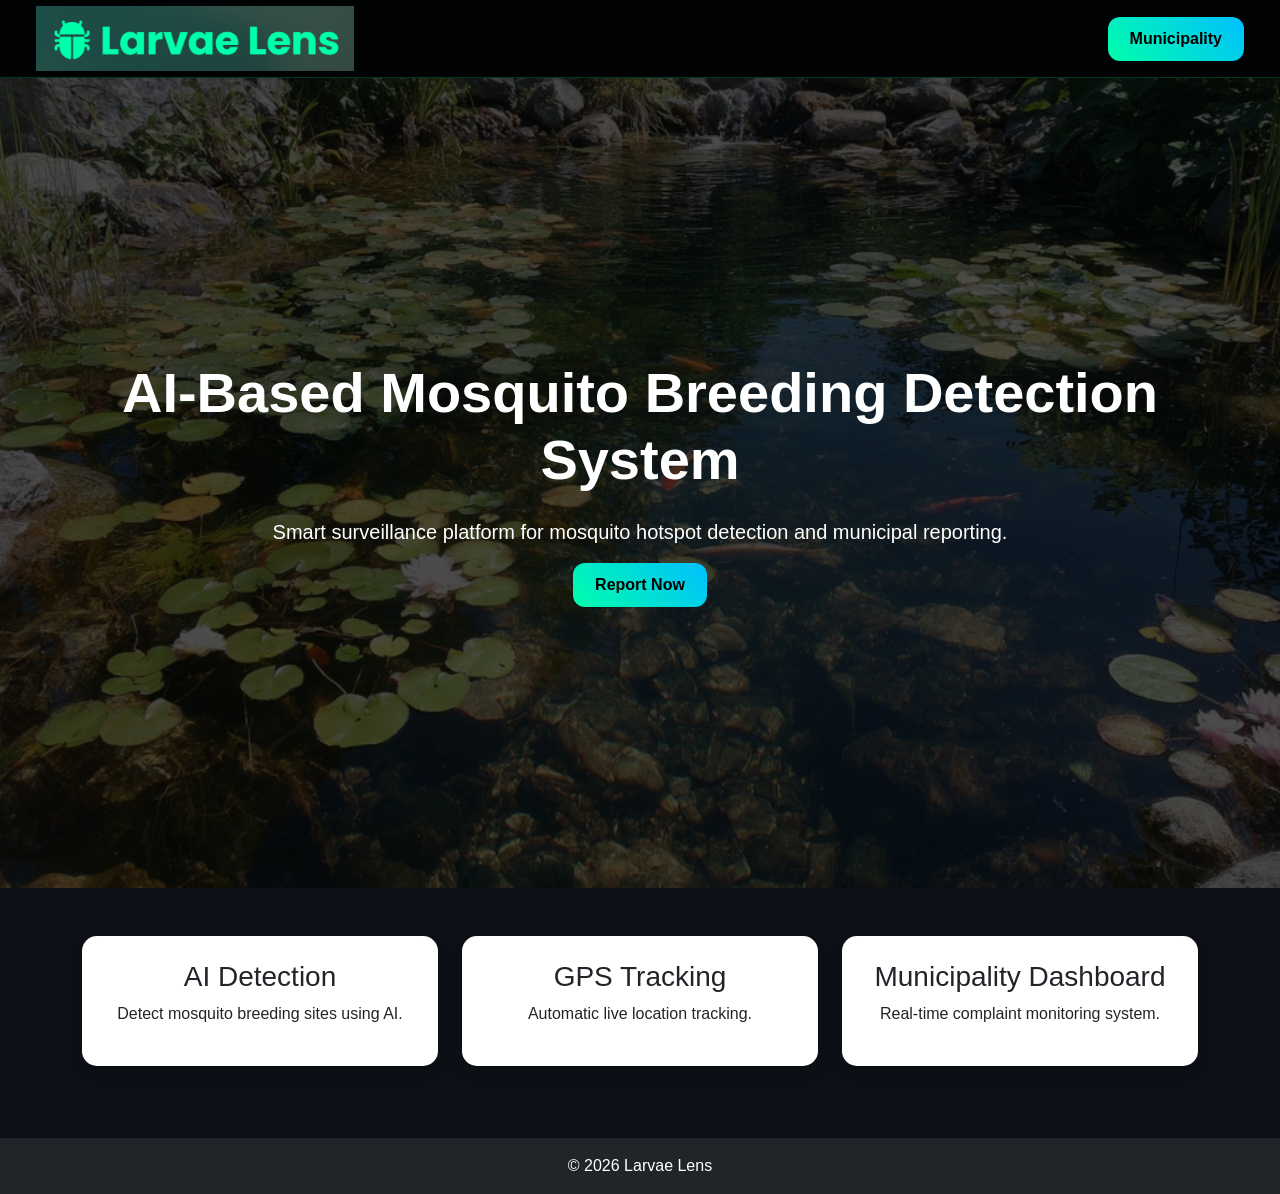
<file: index.html>
<!DOCTYPE html>
<html lang="en">
<head>
    <meta charset="UTF-8">
    <meta name="viewport" content="width=device-width, initial-scale=1.0">
    <title>Larvae Lens</title>
<link rel="icon" type="image/png" sizes="32x32" href="images/icon.png">
<link rel="shortcut icon" href="images/icon.png">
    <!-- Bootstrap -->
    <link href="https://cdn.jsdelivr.net/npm/bootstrap@5.3.3/dist/css/bootstrap.min.css" rel="stylesheet">

    <!-- CSS -->
    <link rel="stylesheet" href="css/style.css">
</head>
<body>

   <!-- Navbar -->
<nav class="navbar navbar-dark px-4 custom-navbar">

    <div class="container-fluid">

        <!-- Logo -->
        <a class="navbar-brand"
        href="index.html">

            <img
            src="images/logo.png"
            alt="Larvae Lens"
            height="65">

        </a>

        <!-- Navigation Buttons -->
        <div class="d-flex gap-2">

            <a href="municipality-login.html"
            class="btn nav-btn admin-btn">

                Municipality

            </a>

        </div>

    </div>

</nav>

    <!-- Hero Section -->
    <section class="hero-section d-flex align-items-center text-center text-white">
        <div class="container">

            <h1 class="display-4 fw-bold">
                AI-Based Mosquito Breeding Detection System
            </h1>

            <p class="lead mt-4">
                Smart surveillance platform for mosquito hotspot detection
                and municipal reporting.
            </p>


<button
type="button"
class="btn nav-btn admin-btn"
onclick="goToReport()">

    Report Now

</button>

        </div>
    </section>

    <!-- Features -->
    <section class="container py-5">

        <div class="row text-center">

            <div class="col-md-4 mb-4">
                <div class="card shadow p-4">
                    <h3>AI Detection</h3>
                    <p>
                        Detect mosquito breeding sites using AI.
                    </p>
                </div>
            </div>

            <div class="col-md-4 mb-4">
                <div class="card shadow p-4">
                    <h3>GPS Tracking</h3>
                    <p>
                        Automatic live location tracking.
                    </p>
                </div>
            </div>

            <div class="col-md-4 mb-4">
                <div class="card shadow p-4">
                    <h3>Municipality Dashboard</h3>
                    <p>
                        Real-time complaint monitoring system.
                    </p>
                </div>
            </div>

        </div>

    </section>

    <!-- Footer -->
    <footer class="bg-dark text-white text-center py-3">
        © 2026 Larvae Lens
    </footer>
<script>
  window.watsonAssistantChatOptions = {
    integrationID: "5cdf7aee-f898-4bd9-a8fb-93cf08d294b5", // The ID of this integration.
    region: "https://integrations.au-syd.assistant.watson.appdomain.cloud", // The region your integration is hosted in.
    serviceInstanceID: "e30db63e-c7e5-43a7-9104-8ca30b3a58e2", // The ID of your service instance.
    onLoad: async (instance) => { await instance.render(); }
  };
  setTimeout(function(){
    const t=document.createElement('script');
    t.src="https://web-chat.global.assistant.watson.appdomain.cloud/versions/" + (window.watsonAssistantChatOptions.clientVersion || 'latest') + "/WatsonAssistantChatEntry.js";
    document.head.appendChild(t);
  });
</script>
<script>

function goToReport(){

    const isLoggedIn =
    localStorage.getItem(
        "isLoggedIn"
    );

    if(isLoggedIn === "true"){

        window.location.href =
        "userdashbord.html";

    }

    else{

        window.location.href =
        "login.html";

    }

}

</script>
</body>
</html>
</file>
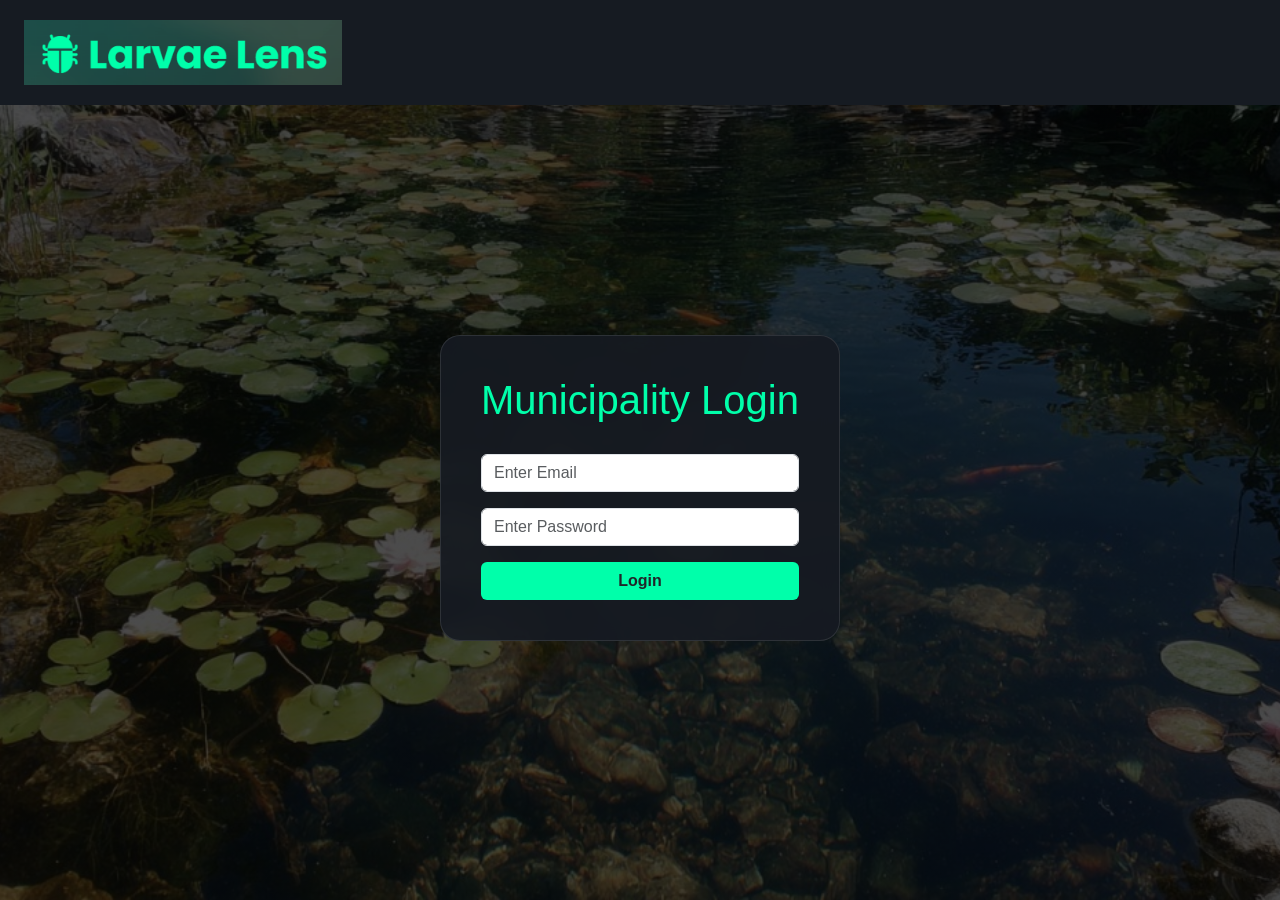
<file: municipality-login.html>
<!DOCTYPE html>
<html lang="en">
<head>

    <meta charset="UTF-8">

    <meta name="viewport"
    content="width=device-width, initial-scale=1.0">

    <title>Municipality Login</title>
    <link rel="icon"
type="image/png"
href="images/icon.png">

    <link href="https://cdn.jsdelivr.net/npm/bootstrap@5.3.3/dist/css/bootstrap.min.css"
    rel="stylesheet">

    <style>



       body{
        min-height:100vh;
    background: linear-gradient(rgba(0,0,0,0.7),
    rgba(0,0,0,0.7)),
    url('images/hero.jpg');
        background-size: cover;
    background-position: center;

    color:white;

    font-family:Arial;

    margin:0;

}
        .login-box{

            background:rgba(22,27,34,0.92);
backdrop-filter:blur(10px);
border:1px solid rgba(255,255,255,0.1);

            padding:40px;

            border-radius:20px;

            width:400px;

        }

        h1{

            text-align:center;

            margin-bottom:30px;

            color:#00ffaa;

        }

        .btn-custom{

            background:#00ffaa;

            width:100%;

            font-weight:bold;

        }
        .custom-navbar{

    background:#161b22;

    padding:15px 30px;

}

.login-container{

    display:flex;

    justify-content:center;

    align-items:center;

    height:85vh;

}

    </style>

</head>

<body>
       <!-- Navbar -->
<nav class="navbar navbar-dark px-4 custom-navbar">


        <!-- Logo -->
        <a class="navbar-brand"
        href="index.html">

            <img
            src="images/logo.png"
            alt="Larvae Lens"
            height="65">

        </a>
        




</nav>

    <div class="login-container">

<div class="login-box">

        <h1>
            Municipality Login
        </h1>

        <input
        type="email"

        id="email"

        class="form-control mb-3"

        placeholder="Enter Email">

        <input
        type="password"

        id="password"

        class="form-control mb-3"

        placeholder="Enter Password">

        <button

        class="btn btn-custom"

        onclick="adminLogin()">

            Login

        </button>

    </div>
  
</div>

<script>

function adminLogin(){

    const email =
    document.getElementById("email").value;

    const password =
    document.getElementById("password").value;

    if(

        email === "admin@larvaelens.com"

        &&

        password === "admin123"

    ){

        localStorage.setItem(

            "adminLoggedIn",

            "true"

        );

        window.location.href =
        "admindashboard.html";

    }

    else{

        alert("Invalid Admin Credentials");

    }

}

</script>

</body>
</html>
</file>
<file: css/style.css>
body{
    font-family: Arial, sans-serif;
}

.hero-section{
    height: 90vh;

    background:
    linear-gradient(rgba(0,0,0,0.7),
    rgba(0,0,0,0.7)),
    url('../images/hero.jpg');

    background-size: cover;
    background-position: center;
}

.card{
    border-radius: 15px;
    border: none;
}

    body{
            background:#0d1117;
            color:white;
            font-family:Arial, sans-serif;
        }

        .sidebar{
            height:100vh;
            background:#161b22;
            padding:20px;
            position:fixed;
            width:250px;
        }

        .sidebar h2{
            color:#00ffaa;
            margin-bottom:40px;
        }

        .sidebar a{
            display:block;
            color:white;
            text-decoration:none;
            margin:20px 0;
            font-size:18px;
        }

        .sidebar a:hover{
            color:#00ffaa;
        }

        .main-content{
            margin-left:270px;
            padding:30px;
        }

        .dashboard-card{
            background:#161b22;
            border-radius:20px;
            padding:25px;
            margin-bottom:20px;
            border:1px solid rgba(255,255,255,0.08);
        }

        .upload-box{
            border:2px dashed #00ffaa;
            border-radius:20px;
            padding:40px;
            text-align:center;
        }

        .btn-custom{
            background:#00ffaa;
            color:black;
            border:none;
            padding:12px 20px;
            border-radius:10px;
            font-weight:bold;
        }

        .btn-custom:hover{
            background:#00cc88;
        }

        table{
            color:white !important;
        }

        .status-pending{
            color:orange;
            font-weight:bold;
        }

        .status-completed{
            color:#00ffaa;
            font-weight:bold;
        }

.button-group{

    display:flex;

    justify-content:center;

    align-items:center;

    gap:20px;

    margin-top:40px;

    flex-wrap:wrap;

}

.submit-btn{

    background:#00ffaa;

    color:#000;

    border:none;

    padding:16px 35px;

    border-radius:14px;

    font-size:18px;

    font-weight:bold;

    transition:0.3s;

    cursor:pointer;

    box-shadow:0 0 15px rgba(0,255,170,0.3);

}

.submit-btn:hover{

    transform:translateY(-3px);

    box-shadow:0 0 25px rgba(0,255,170,0.6);

}

.priority-btn{

    background:linear-gradient(
        135deg,
        #ffcc00,
        #ff8800
    );

    color:white;

    border:none;

    padding:16px 35px;

    border-radius:14px;

    font-size:18px;

    font-weight:bold;

    transition:0.3s;

    cursor:pointer;

    box-shadow:0 0 15px rgba(255,136,0,0.4);

}

.priority-btn:hover{

    transform:translateY(-3px);

    box-shadow:0 0 25px rgba(255,136,0,0.7);

}

/* Navbar */

.custom-navbar{

    background: rgba(0,0,0,0.85);

    backdrop-filter: blur(12px);

    border-bottom:
    1px solid rgba(0,255,170,0.2);

    padding-top: 1px;

    padding-bottom: 1px;

}

/* Common Button Style */

.nav-btn{

    border: none;

    padding: 10px 22px;

    border-radius: 12px;

    font-weight: 600;

    transition: 0.3s;

    color: black;

}

/* Home */

.home-btn{

    background: #00bfff;

}

/* User Dashboard */

.user-btn{

    background: #00ffaa;

    color: black;

}

/* Municipality */

.admin-btn{

        background:linear-gradient(
        45deg,
        #00ffaa,
        #00bfff
    );

}

/* Login */

.login-btn{

    background: #ffaa00;

    color: black;

}

/* Hover Effects */

.nav-btn:hover{

    transform: translateY(-2px);

    box-shadow: 0 0 15px rgba(255,255,255,0.25);

}
</file>
